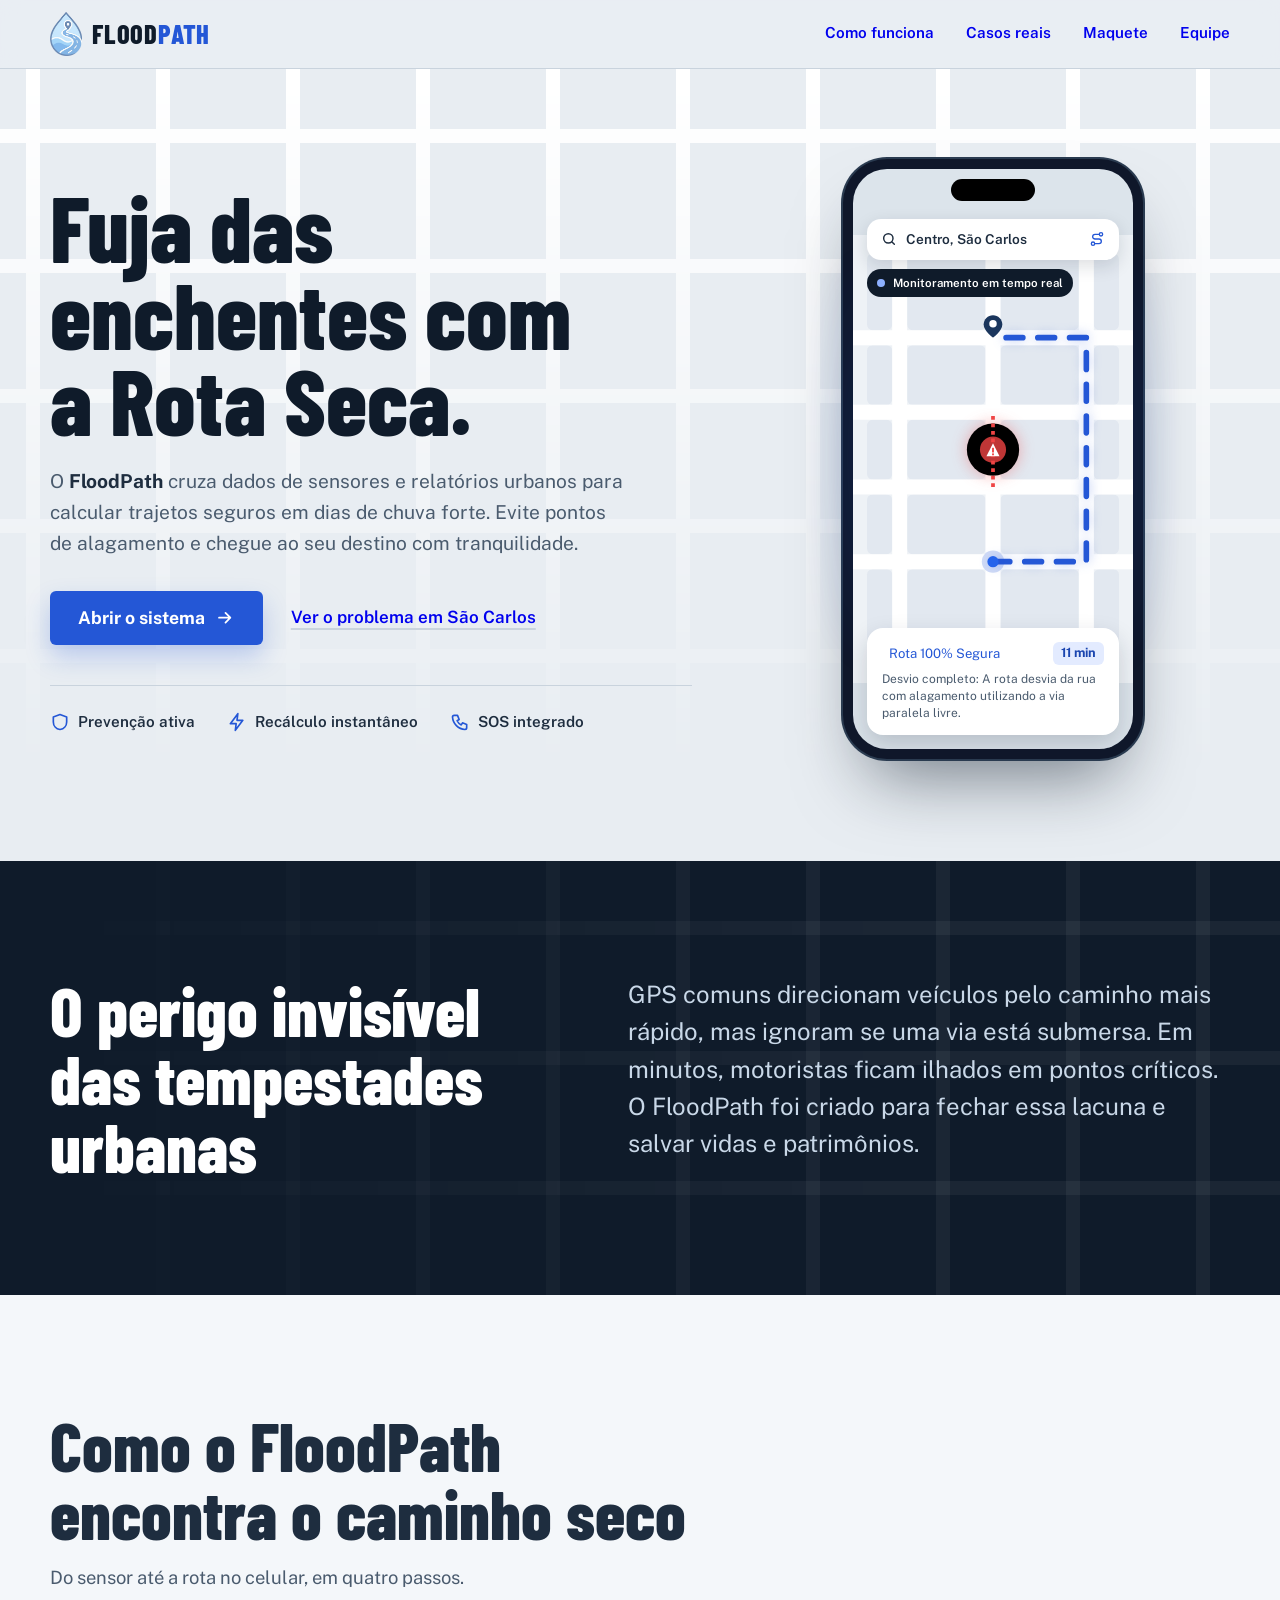
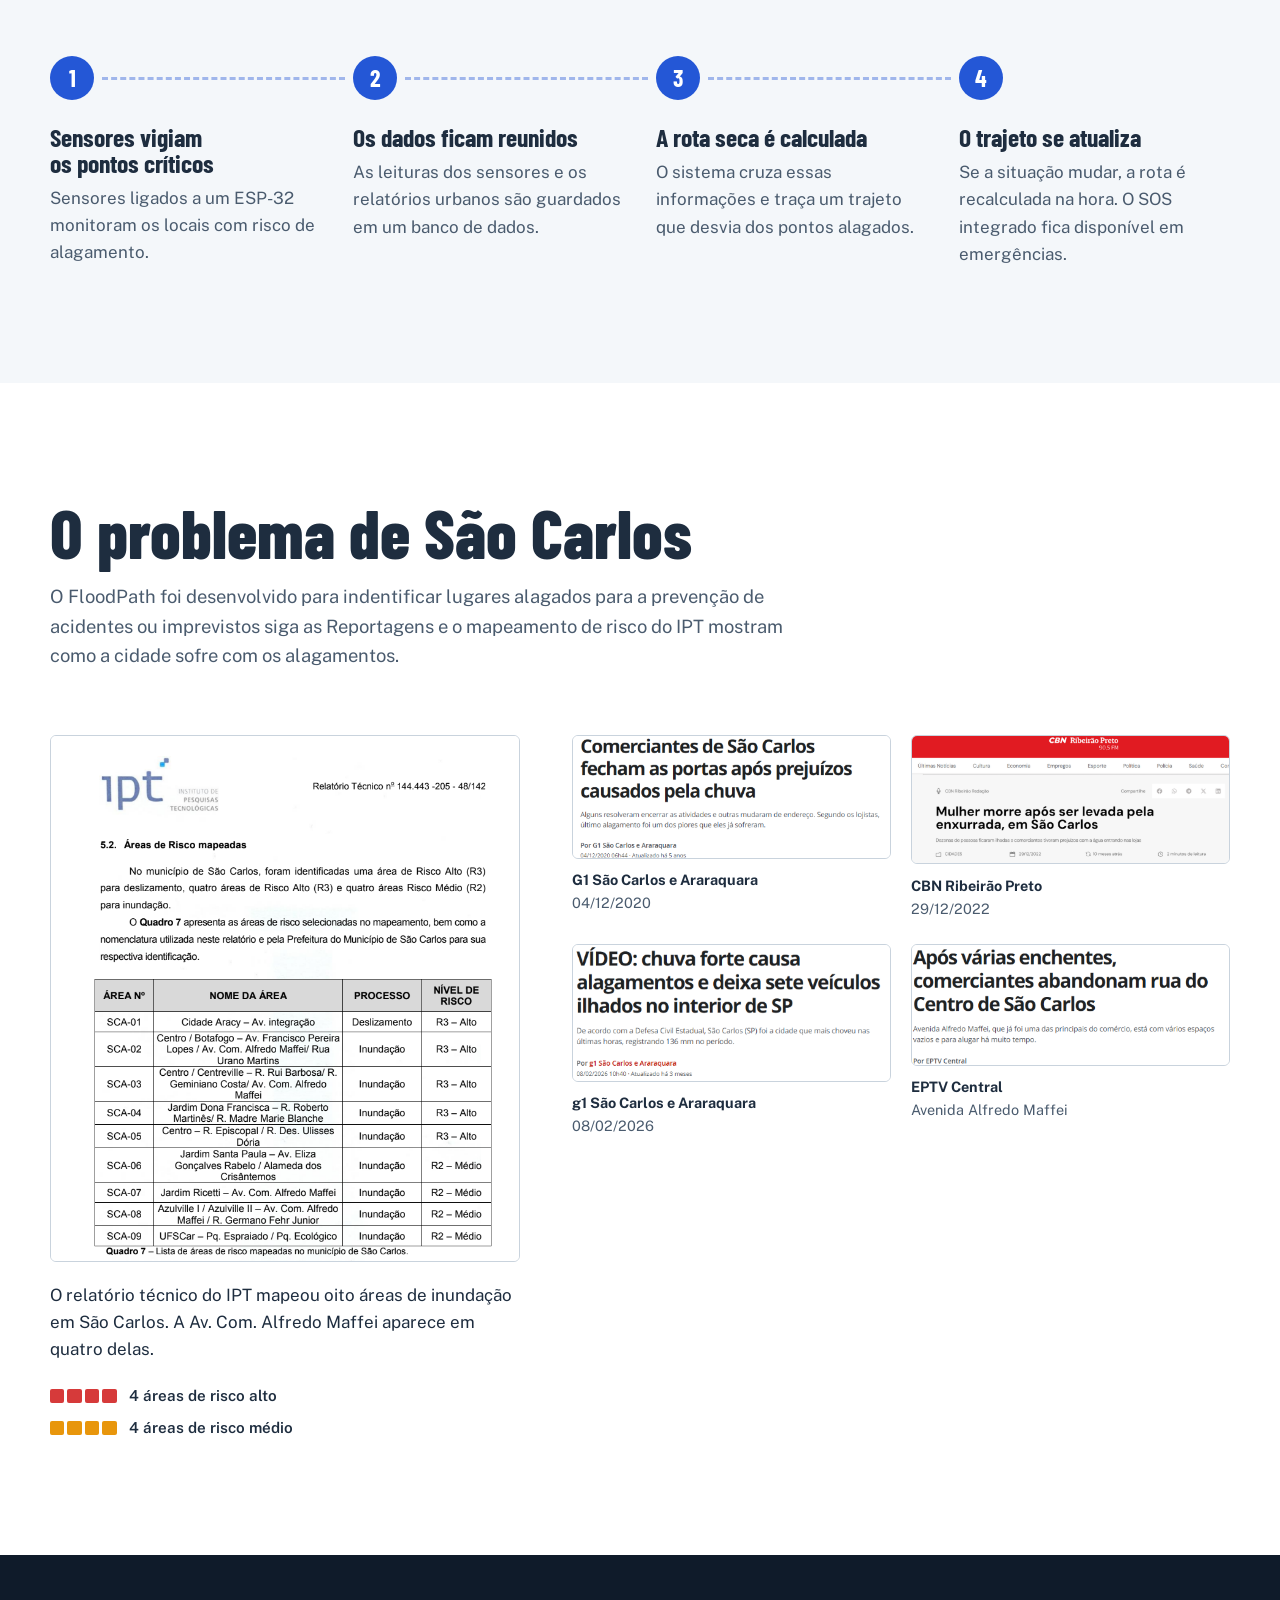
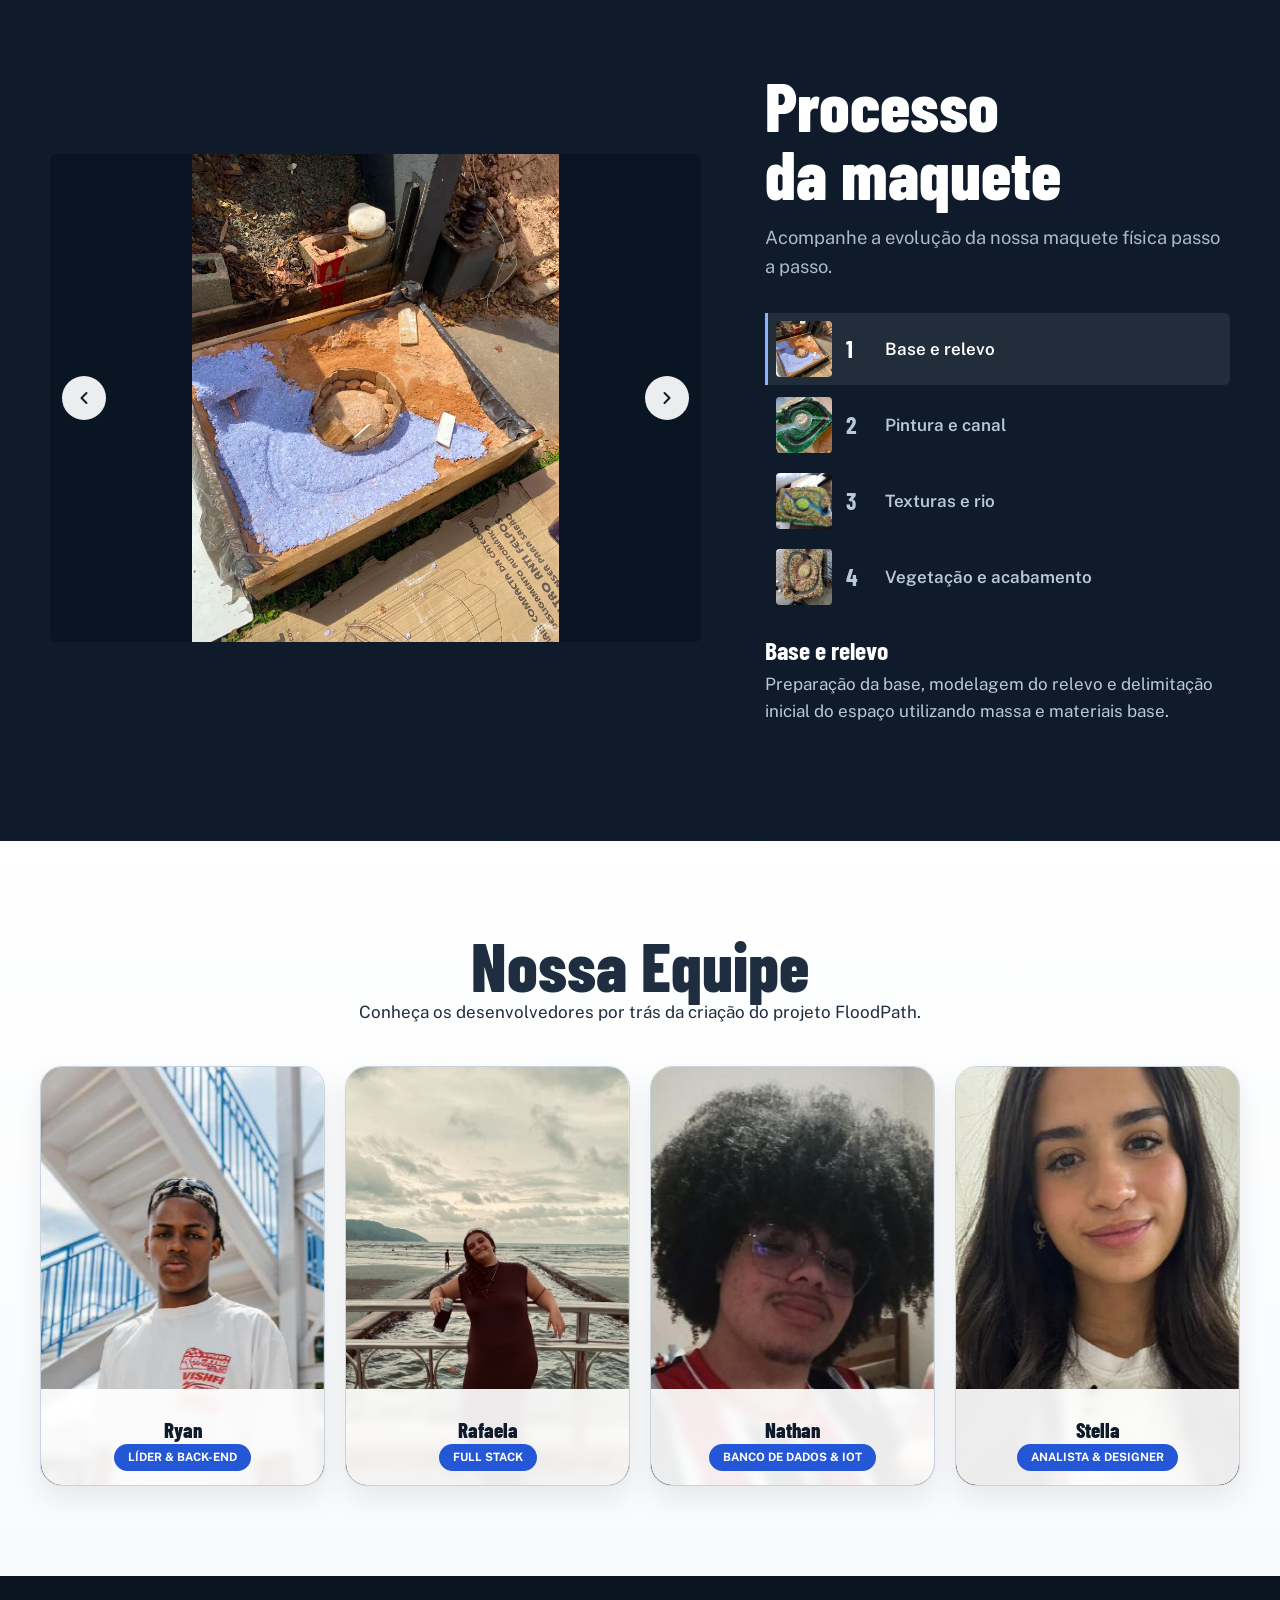
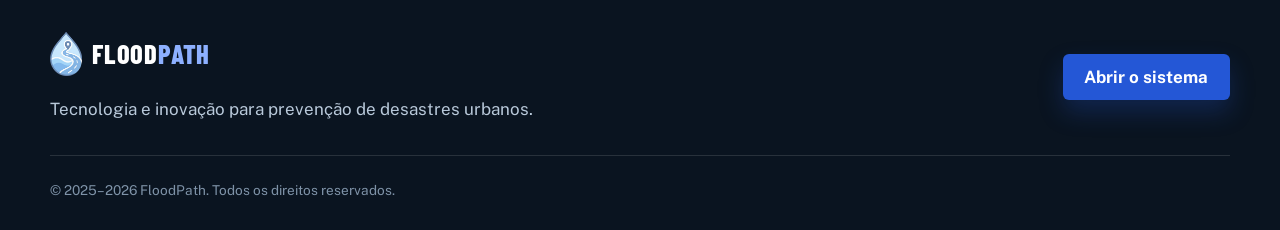
<file: LandingPage/index.html>
<!DOCTYPE html>
<html lang="pt-BR">

<head>
    <meta charset="UTF-8">
    <meta name="viewport" content="width=device-width, initial-scale=1.0">
    <title>FloodPath – Rota seca e segurança em tempo real</title>
    <meta name="description"
        content="O FloodPath cruza dados de sensores e relatórios urbanos para calcular trajetos seguros em dias de chuva forte.">
    <link rel="preconnect" href="https://fonts.googleapis.com">
    <link rel="preconnect" href="https://fonts.gstatic.com" crossorigin>
    <link
        href="https://fonts.googleapis.com/css2?family=Barlow+Condensed:wght@600;700;800&family=Public+Sans:wght@400;500;600;700&display=swap"
        rel="stylesheet">
    <link rel="icon" type="image/png" href="logo.png">
    <link rel="stylesheet" href="styleslanding.css">
</head>

<body>
    <a class="pular" href="#conteudo">Pular para o conteúdo</a>

    <header class="topo" id="topo">
        <div class="container topo-barra">
            <a class="marca" href="#topo" aria-label="FloodPath, início">
                <img class="marca-logo" src="logo.png" alt="" width="32" height="44">
                <span class="marca-nome">FLOOD<span>PATH</span></span>
            </a>
            <nav class="menu" aria-label="Principal">
                <a href="#como-funciona">Como funciona</a>
                <a href="#problema-sao-carlos">Casos reais</a>
                <a href="#processo-maquete">Maquete</a>
                <a href="#equipe">Equipe</a>
            </nav>
        </div>
    </header>

    <aside class="regua" aria-hidden="true">
        <div class="regua-trilho">
            <div class="regua-agua"></div>
        </div>
    </aside>

    <main id="conteudo">
        <section class="hero">
            <div class="container hero-grade">
                <div>
                    <h1>Fuja das enchentes com a Rota Seca.</h1>
                    <p class="hero-lead">O <strong>FloodPath</strong> cruza dados de sensores e relatórios urbanos para
                        calcular trajetos seguros em dias de chuva forte. Evite pontos de alagamento e chegue ao seu
                        destino com tranquilidade.</p>
                    <div class="hero-acoes">
                        <a class="btn btn-primario btn-grande link-sistema"
                            href="https://rafaela0011.github.io/FloodPathFinal/">Abrir o sistema
                            <svg viewBox="0 0 24 24" fill="none" stroke="currentColor" stroke-width="2.2"
                                stroke-linecap="round" stroke-linejoin="round" aria-hidden="true">
                                <path d="M5 12h14M13 6l6 6-6 6" />
                            </svg></a>
                        <a class="link-texto" href="#problema-sao-carlos">Ver o problema em São Carlos</a>
                    </div>
                    <ul class="hero-fatos">
                        <li><svg viewBox="0 0 24 24" fill="none" stroke="currentColor" stroke-width="2"
                                stroke-linecap="round" stroke-linejoin="round" aria-hidden="true">
                                <path d="M12 3l8 3v6c0 4.5-3.2 8.3-8 9-4.8-.7-8-4.5-8-9V6l8-3z" />
                            </svg>Prevenção ativa</li>
                        <li><svg viewBox="0 0 24 24" fill="none" stroke="currentColor" stroke-width="2"
                                stroke-linecap="round" stroke-linejoin="round" aria-hidden="true">
                                <path d="M13 2L4 14h7l-1 8 9-12h-7l1-8z" />
                            </svg>Recálculo instantâneo</li>
                        <li><svg viewBox="0 0 24 24" fill="none" stroke="currentColor" stroke-width="2"
                                stroke-linecap="round" stroke-linejoin="round" aria-hidden="true">
                                <path
                                    d="M5 4h4l2 5-2.5 1.5a11 11 0 005 5L15 13l5 2v4a2 2 0 01-2 2A16 16 0 013 6a2 2 0 012-2z" />
                            </svg>SOS integrado</li>
                    </ul>
                </div>

                <div class="hero-visual">
                    <div class="phone-frame">
                        <div class="dynamic-island"></div>
                        <div class="phone-screen">
                            <div class="app-search-bar">
                                <svg viewBox="0 0 24 24" fill="none" stroke="currentColor" stroke-width="2.2"
                                    stroke-linecap="round" aria-hidden="true">
                                    <circle cx="11" cy="11" r="7" />
                                    <path d="M20 20l-3.5-3.5" />
                                </svg>
                                <span>Centro, São Carlos</span>
                                <svg viewBox="0 0 24 24" fill="none" stroke="currentColor" stroke-width="2"
                                    stroke-linecap="round" stroke-linejoin="round" aria-hidden="true">
                                    <circle cx="6" cy="19" r="2.5" />
                                    <circle cx="18" cy="5" r="2.5" />
                                    <path d="M8.5 19H15a3.5 3.5 0 000-7H9a3.5 3.5 0 010-7h6.5" />
                                </svg>
                            </div>

                            <svg class="map-svg" viewBox="0 0 300 480" xmlns="http://www.w3.org/2000/svg">
                                <rect width="300" height="480" fill="#eef2f6" />
                                <rect x="15" y="20" width="27" height="82" rx="6" fill="#e2e8f0" />
                                <rect x="58" y="20" width="84" height="82" rx="6" fill="#e2e8f0" />
                                <rect x="158" y="20" width="84" height="82" rx="6" fill="#e2e8f0" />
                                <rect x="258" y="20" width="27" height="82" rx="6" fill="#e2e8f0" />

                                <rect x="15" y="118" width="27" height="64" rx="6" fill="#e2e8f0" />
                                <rect x="58" y="118" width="84" height="64" rx="6" fill="#e2e8f0" />
                                <rect x="158" y="118" width="84" height="64" rx="6" fill="#e2e8f0" />
                                <rect x="258" y="118" width="27" height="64" rx="6" fill="#e2e8f0" />

                                <rect x="15" y="198" width="27" height="64" rx="6" fill="#e2e8f0" />
                                <rect x="58" y="198" width="84" height="64" rx="6" fill="#e2e8f0" />
                                <rect x="158" y="198" width="84" height="64" rx="6" fill="#e2e8f0" />
                                <rect x="258" y="198" width="27" height="64" rx="6" fill="#e2e8f0" />

                                <rect x="15" y="278" width="27" height="64" rx="6" fill="#e2e8f0" />
                                <rect x="58" y="278" width="84" height="64" rx="6" fill="#e2e8f0" />
                                <rect x="158" y="278" width="84" height="64" rx="6" fill="#e2e8f0" />
                                <rect x="258" y="278" width="27" height="64" rx="6" fill="#e2e8f0" />

                                <rect x="15" y="358" width="27" height="122" rx="6" fill="#e2e8f0" />
                                <rect x="58" y="358" width="84" height="122" rx="6" fill="#e2e8f0" />
                                <rect x="158" y="358" width="84" height="122" rx="6" fill="#e2e8f0" />
                                <rect x="258" y="358" width="27" height="122" rx="6" fill="#e2e8f0" />

                                <path d="M 0,110 L 300,110" stroke="#ffffff" stroke-width="16" />
                                <path d="M 0,190 L 300,190" stroke="#ffffff" stroke-width="16" />
                                <path d="M 0,270 L 300,270" stroke="#ffffff" stroke-width="16" />
                                <path d="M 0,350 L 300,350" stroke="#ffffff" stroke-width="16" />

                                <path d="M 50,0 L 50,480" stroke="#ffffff" stroke-width="16" />
                                <path d="M 150,0 L 150,480" stroke="#ffffff" stroke-width="16" />
                                <path d="M 250,0 L 250,480" stroke="#ffffff" stroke-width="16" />

                                <circle cx="150" cy="230" r="28" class="flood-hazard-zone" />
                                <circle cx="150" cy="230" r="14" fill="#ef4444" opacity="0.8" />
                                <path d="M 150,270 L 150,190" stroke="#ef4444" stroke-width="4" stroke-dasharray="4,4" fill="none" />

                                <g transform="translate(143, 223)">
                                    <path d="M 7,0 L 14,14 L 0,14 Z" fill="#ffffff" />
                                    <rect x="6" y="5" width="2" height="5" fill="#ef4444" />
                                    <rect x="6" y="11" width="2" height="2" fill="#ef4444" />
                                </g>

                                <path class="route-line" d="M 150,350 L 250,350 L 250,110 L 150,110" fill="none" />
                                <circle cx="150" cy="350" r="12" class="marker-user-pulse" />
                                <circle cx="150" cy="350" r="6" fill="#2563eb" />

                                <g transform="translate(140, 86)">
                                    <path d="M 10,0 C 4.5,0 0,4.5 0,10 C 0,17 10,24 10,24 C 10,24 20,17 20,10 C 20,4.5 15.5,0 10,0 Z" fill="#1b365d" />
                                    <circle cx="10" cy="9" r="4" fill="#ffffff" />
                                </g>
                            </svg>

                            <p class="celular-vivo"><span class="ponto-vivo"></span>Monitoramento em tempo real</p>

                            <div class="app-bottom-card">
                                <div class="card-status-header">
                                    <span class="tag-secunda"><i class="fa-solid fa-shield-check"></i> Rota 100% Segura</span>
                                    <span class="time-tag">11 min</span>
                                </div>
                                <p>Desvio completo: A rota desvia da rua com alagamento utilizando a via paralela livre.</p>
                            </div>
                        </div>
                    </div>
                </div>
            </div>
        </section>

        <section class="secao escuro problema" id="solucao">
            <div class="container problema-grade">
                <h2>O perigo invisível das tempestades urbanas</h2>
                <p class="problema-texto">GPS comuns direcionam veículos pelo caminho mais rápido, mas ignoram se uma
                    via está submersa. Em minutos, motoristas ficam ilhados em pontos críticos. O FloodPath foi criado
                    para fechar essa lacuna e salvar vidas e patrimônios.</p>
            </div>
        </section>

        <section class="secao" id="como-funciona">
            <div class="container">
                <header class="secao-cabeca">
                    <h2>Como o FloodPath encontra o caminho seco</h2>
                    <p>Do sensor até a rota no celular, em quatro passos.</p>
                </header>
                <ol class="passos">
                    <li class="passo"><span class="passo-num" aria-hidden="true">1</span>
                        <h3>Sensores vigiam os pontos críticos</h3>
                        <p>Sensores ligados a um ESP-32 monitoram os locais com risco de alagamento.</p>
                    </li>
                    <li class="passo"><span class="passo-num" aria-hidden="true">2</span>
                        <h3>Os dados ficam reunidos</h3>
                        <p>As leituras dos sensores e os relatórios urbanos são guardados em um banco de dados.</p>
                    </li>
                    <li class="passo"><span class="passo-num" aria-hidden="true">3</span>
                        <h3>A rota seca é calculada</h3>
                        <p>O sistema cruza essas informações e traça um trajeto que desvia dos pontos alagados.</p>
                    </li>
                    <li class="passo"><span class="passo-num" aria-hidden="true">4</span>
                        <h3>O trajeto se atualiza</h3>
                        <p>Se a situação mudar, a rota é recalculada na hora. O SOS integrado fica disponível em
                            emergências.</p>
                    </li>
                </ol>
            </div>
        </section>

        <section class="secao papel" id="problema-sao-carlos">
            <div class="container">
                <header class="secao-cabeca">
                    <h2>O problema de São Carlos</h2>
                    <p>O FloodPath foi desenvolvido para indentificar lugares alagados para a prevenção de acidentes ou imprevistos 
                        siga as Reportagens e o mapeamento de risco do IPT mostram como a cidade sofre com os alagamentos.</p>
                </header>
                <div class="casos-grade">
                    <figure class="relatorio">
                        <button class="ampliar" type="button" aria-label="Ampliar o relatório do IPT"><img
                                src="1ptareas.png"
                                alt="Quadro 7 do relatório técnico do IPT, com a lista de áreas de risco mapeadas em São Carlos"
                                loading="lazy"></button>
                        <figcaption>
                            <p>O relatório técnico do IPT mapeou oito áreas de inundação em São Carlos. A Av. Com.
                                Alfredo Maffei aparece em quatro delas.</p>
                            <ul class="legenda-risco">
                                <li><span class="pips" aria-hidden="true"><i></i><i></i><i></i><i></i></span>4 áreas de
                                    risco alto</li>
                                <li><span class="pips medio" aria-hidden="true"><i></i><i></i><i></i><i></i></span>4
                                    áreas de risco médio</li>
                            </ul>
                        </figcaption>
                    </figure>
                    <ul class="recortes">
                        <li>
                            <figure><button class="ampliar" type="button" aria-label="Ampliar a reportagem"><img
                                        src="casosreais2.png"
                                        alt="Manchete: Comerciantes de São Carlos fecham as portas após prejuízos causados pela chuva"
                                        loading="lazy"></button>
                                <figcaption><span class="fonte">G1 São Carlos e Araraquara</span>04/12/2020</figcaption>
                            </figure>
                        </li>
                        <li>
                            <figure><button class="ampliar" type="button" aria-label="Ampliar a reportagem"><img
                                        src="casosreais3.png"
                                        alt="Manchete: Mulher morre após ser levada pela enxurrada, em São Carlos"
                                        loading="lazy"></button>
                                <figcaption><span class="fonte">CBN Ribeirão Preto</span>29/12/2022</figcaption>
                            </figure>
                        </li>
                        <li>
                            <figure><button class="ampliar" type="button" aria-label="Ampliar a reportagem"><img
                                        src="casosreais4.png"
                                        alt="Manchete: chuva forte causa alagamentos e deixa sete veículos ilhados no interior de SP"
                                        loading="lazy"></button>
                                <figcaption><span class="fonte">g1 São Carlos e Araraquara</span>08/02/2026</figcaption>
                            </figure>
                        </li>
                        <li>
                            <figure><button class="ampliar" type="button" aria-label="Ampliar a reportagem"><img
                                        src="casosreais1.png"
                                        alt="Manchete: Após várias enchentes, comerciantes abandonam rua do Centro de São Carlos"
                                        loading="lazy"></button>
                                <figcaption><span class="fonte">EPTV Central</span>Avenida Alfredo Maffei</figcaption>
                            </figure>
                        </li>
                    </ul>
                </div>
            </div>
        </section>

        <section class="secao escuro" id="processo-maquete">
            <div class="container maquete-grade">
                <div class="maquete-palco">
                    <button class="ampliar" type="button" aria-label="Ampliar a imagem da etapa"><img id="maquete-img"
                            src="inicio.webp"
                            alt="Início da maquete: base de madeira com terra, massa azul modelando o relevo e uma ilha circular ao centro"></button>
                    <button class="seta seta-esq" type="button" aria-label="Etapa anterior"><svg viewBox="0 0 24 24"
                            width="20" height="20" fill="none" stroke="currentColor" stroke-width="2.4"
                            stroke-linecap="round" stroke-linejoin="round" aria-hidden="true">
                            <path d="M15 6l-6 6 6 6" />
                        </svg></button>
                    <button class="seta seta-dir" type="button" aria-label="Próxima etapa"><svg viewBox="0 0 24 24"
                            width="20" height="20" fill="none" stroke="currentColor" stroke-width="2.4"
                            stroke-linecap="round" stroke-linejoin="round" aria-hidden="true">
                            <path d="M9 6l6 6-6 6" />
                        </svg></button>
                </div>
                <div>
                    <h2>Processo da maquete</h2>
                    <p class="maquete-lead">Acompanhe a evolução da nossa maquete física passo a passo.</p>
                    <ol class="etapas">
                        <li><button class="etapa" type="button" aria-current="true"><img src="inicio.webp" alt=""
                                    width="56" height="56"><span class="etapa-num">1</span><span>Base e
                                    relevo</span></button></li>
                        <li><button class="etapa" type="button" aria-current="false"><img src="meio.webp" alt=""
                                    width="56" height="56"><span class="etapa-num">2</span><span>Pintura e
                                    canal</span></button></li>
                        <li><button class="etapa" type="button" aria-current="false"><img src="meio2.webp" alt=""
                                    width="56" height="56"><span class="etapa-num">3</span><span>Texturas e
                                    rio</span></button></li>
                        <li><button class="etapa" type="button" aria-current="false"><img src="fim.webp" alt=""
                                    width="56" height="56"><span class="etapa-num">4</span><span>Vegetação e
                                    acabamento</span></button></li>
                    </ol>
                    <div class="etapa-detalhe" aria-live="polite">
                        <h3 id="maquete-title">Base e relevo</h3>
                        <p id="maquete-description">Preparação da base, modelagem do relevo e delimitação inicial do
                            espaço utilizando massa e materiais base.</p>
                    </div>
                </div>
            </div>
        </section>

        <section class="team-section" id="equipe">
            <div class="section-container">
                <div class="section-title">
                    <h2>Nossa Equipe</h2>
                    <p>Conheça os desenvolvedores por trás da criação do projeto FloodPath.</p>
                </div>

                <div class="team-row">
                    <div class="team-card">
                        <div class="team-photo">
                            <img src="ryan.jpg" alt="Foto do Ryan" loading="lazy">
                        </div>
                        <div class="team-info">
                            <h3>Ryan</h3>
                            <span class="team-role">Líder &amp; Back-end</span>
                            <p>Responsável pelo desenvolvimento back-end, programação dos sensores e montagem do hardware
                                integrado ao ESP-32.</p>
                            <div class="team-links">
                                <a href="https://github.com/ryanhsilva10-star" target="_blank" rel="noopener noreferrer" aria-label="GitHub do Ryan">GitHub</a>
                                <a href="https://www.linkedin.com/" target="_blank" rel="noopener noreferrer" aria-label="LinkedIn do Ryan">LinkedIn</a>
                            </div>
                        </div>
                    </div>

                    <div class="team-card">
                        <div class="team-photo">
                            <img src="rafa.webp" alt="Foto da Rafaela" loading="lazy">
                        </div>
                        <div class="team-info">
                            <h3>Rafaela</h3>
                            <span class="team-role">Full Stack</span>
                            <p>Desenvolveu o front-end da aplicação e prestou suporte técnico geral e auxílio integrado a
                                todas as frentes do projeto.</p>
                            <div class="team-links">
                                <a href="https://github.com/Rafaela0011" target="_blank" rel="noopener noreferrer" aria-label="GitHub da Rafaela">GitHub</a>
                                <a href="https://www.linkedin.com/" target="_blank" rel="noopener noreferrer" aria-label="LinkedIn da Rafaela">LinkedIn</a>
                            </div>
                        </div>
                    </div>

                    <div class="team-card">
                        <div class="team-photo">
                            <img src="nathan.jpg" alt="Foto do Nathan" loading="lazy">
                        </div>
                        <div class="team-info">
                            <h3>Nathan</h3>
                            <span class="team-role">Banco de Dados &amp; IoT</span>
                            <p>Estruturou a arquitetura do banco de dados e colaborou diretamente na programação IoT e
                                integração dos sensores com o ESP-32.</p>
                            <div class="team-links">
                                <a href="https://github.com/Kapooll" target="_blank" rel="noopener noreferrer" aria-label="GitHub do Nathan">GitHub</a>
                                <a href="https://www.linkedin.com/" target="_blank" rel="noopener noreferrer" aria-label="LinkedIn do Nathan">LinkedIn</a>
                            </div>
                        </div>
                    </div>

                    <div class="team-card">
                        <div class="team-photo">
                            <img src="stella.jpg" alt="Foto da Stella" loading="lazy">
                        </div>
                        <div class="team-info">
                            <h3>Stella</h3>
                            <span class="team-role">Analista &amp; Designer</span>
                            <p>Conduziu a análise de requisitos, elaborou a identidade visual (UX/UI) do sistema e auxiliou
                                na construção da maquete física.</p>
                            <div class="team-links">
                                <a href="https://github.com/stellaribeiro" target="_blank" rel="noopener noreferrer" aria-label="GitHub da Stella">GitHub</a>
                                <a href="https://www.linkedin.com/" target="_blank" rel="noopener noreferrer" aria-label="LinkedIn da Stella">LinkedIn</a>
                            </div>
                        </div>
                    </div>
                </div>
            </div>
        </section>
    </main>

    <footer class="rodape escuro">
        <div class="container">
            <div class="rodape-topo">
                <div>
                    <span class="marca"><img class="marca-logo" src="logo.png" alt="" width="32" height="44"><span
                            class="marca-nome">FLOOD<span>PATH</span></span></span>
                    <p>Tecnologia e inovação para prevenção de desastres urbanos.</p>
                </div>
                <a class="btn btn-primario link-sistema"
                    href="https://rafaela0011.github.io/FloodPathFinal/">Abrir o sistema</a>
            </div>
            <small>© 2025–2026 FloodPath. Todos os direitos reservados.</small>
        </div>
    </footer>

    <dialog class="modal" id="modal-imagem">
        <button class="modal-fechar" type="button" aria-label="Fechar imagem">×</button>
        <img id="modal-img" alt="">
    </dialog>

    <script src="scriptlanding.js"></script>
</body>

</html>
</file>
<file: LandingPage/styleslanding.css>
:root {
    --asfalto: #0F1B2A;
    --mapa: #E8EDF2;
    --claro: #F4F7FA;
    --rota: #2457D6;
    --rota-esc: #1B46B0;
    --rota-clara: #8DB0FF;
    --agua: #A9D2F5;
    --risco-alto: #D63A3A;
    --risco-medio: #E8960C;
    --texto: #1E2D3F;
    --suave: #4A5B6E;
    --linha: #C9D3DD;
    --nivel: 0;
    --titulo: 'Barlow Condensed', 'Arial Narrow', sans-serif;
    --corpo: 'Public Sans', system-ui, -apple-system, 'Segoe UI', sans-serif;
    --raio: 6px
}

*,
*::before,
*::after {
    box-sizing: border-box
}

html {
    scroll-behavior: smooth;
    scroll-padding-top: 5.5rem;
    scrollbar-width: none;
    -ms-overflow-style: none;
}

html::-webkit-scrollbar {
    width: 0;
    height: 0;
    display: none;
}

body {
    margin: 0;
    font: 400 1.0625rem/1.6 var(--corpo);
    color: var(--texto);
    background: var(--claro)
}

img,
svg {
    display: block;
    max-width: 100%
}

h1,
h2,
h3,
p,
ul,
ol,
figure {
    margin: 0
}

ul,
ol {
    padding: 0;
    list-style: none
}

h1,
h2,
h3 {
    font-family: var(--titulo);
    font-weight: 800;
    line-height: 1;
    text-wrap: balance
}

h2 {
    font-size: clamp(2.5rem, 5.4vw, 4.25rem)
}

h3 {
    font-size: 1.6rem;
    font-weight: 700
}

button {
    font: inherit;
    color: inherit
}

:focus-visible {
    outline: 3px solid var(--rota);
    outline-offset: 3px
}

.escuro :focus-visible {
    outline-color: var(--rota-clara)
}

.pular {
    position: absolute;
    left: 1rem;
    top: -4rem;
    z-index: 99;
    padding: .6rem 1rem;
    background: #fff;
    border-radius: var(--raio)
}

.pular:focus {
    top: 1rem
}

.container {
    width: min(1180px, 100% - 2.5rem);
    margin-inline: auto
}

/* Topo */
.topo {
    position: sticky;
    top: 0;
    z-index: 50;
    background: rgba(232, 237, 242, .9);
    backdrop-filter: blur(10px);
    border-bottom: 1px solid var(--linha)
}

.topo-barra {
    display: flex;
    align-items: center;
    justify-content: space-between;
    gap: 1.5rem;
    min-height: 4.25rem
}

.marca {
    display: inline-flex;
    align-items: center;
    gap: .6rem;
    text-decoration: none
}

.marca-logo {
    height: 2.75rem;
    width: auto
}

.marca-nome {
    font-family: var(--titulo);
    font-weight: 800;
    font-size: 1.65rem;
    letter-spacing: .03em;
    line-height: 1;
    color: var(--asfalto)
}

.marca-nome span {
    color: var(--rota)
}

.menu {
    display: flex;
    align-items: center;
    gap: 2rem
}

.menu a:not(.btn) {
    text-decoration: none;
    font-weight: 600;
    font-size: .95rem;
    padding-block: .35rem;
    border-bottom: 2px solid transparent
}

.menu a:not(.btn):hover {
    border-bottom-color: var(--rota)
}

/* Botões */
.btn {
    display: inline-flex;
    align-items: center;
    justify-content: center;
    gap: .65rem;
    padding: .8rem 1.35rem;
    border-radius: var(--raio);
    font-weight: 700;
    line-height: 1.2;
    text-decoration: none;
    transition: background-color .22s, transform .22s, box-shadow .22s, filter .22s;
    position: relative;
    overflow: hidden;
}

.btn svg {
    width: 1.1em;
    height: 1.1em
}

.btn-primario {
    background: var(--rota);
    color: #fff;
    box-shadow: 0 12px 24px rgba(36, 87, 214, .25);
    animation: ctaPulse 3.2s ease-in-out infinite;
}

.btn-primario:hover {
    background: var(--rota-esc);
    box-shadow: 0 17px 30px rgba(36, 87, 214, .35);
    filter: brightness(1.05);
    transform: translateY(-2px);
}

.btn-primario:active {
    transform: translateY(1px)
}

.btn-compacto {
    padding: .6rem 1rem;
    font-size: .95rem
}

.btn-grande {
    padding: 1.05rem 1.75rem;
    font-size: 1.1rem
}

.link-texto {
    font-weight: 600;
    text-decoration: underline;
    text-decoration-thickness: 2px;
    text-underline-offset: .3em;
    text-decoration-color: var(--linha)
}

.link-texto:hover {
    text-decoration-color: var(--rota)
}

/* Régua de nível: a página "enche" conforme a leitura */
.regua {
    display: none;
    position: fixed;
    right: 14px;
    top: 50%;
    transform: translateY(-50%);
    z-index: 40;
    width: 26px;
    height: min(52vh, 420px);
    padding: 10px 8px;
    border-radius: 999px;
    background: rgba(255, 255, 255, .93);
    border: 1px solid var(--linha);
    pointer-events: none
}

.regua-trilho {
    position: relative;
    height: 100%;
    overflow: hidden;
    border-radius: 999px;
    background: var(--mapa)
}

.regua-trilho::after {
    content: "";
    position: absolute;
    inset: 0;
    background: linear-gradient(0deg, rgba(15, 27, 42, .4) 1px, transparent 1px) 0 0/100% 10%
}

.regua-agua {
    position: absolute;
    inset: auto 0 0;
    height: calc(var(--nivel) * 100%);
    background: var(--agua);
    border-top: 2px solid var(--rota)
}

@media (min-width:1360px) {
    .regua {
        display: block
    }
}

/* Hero */
.hero {
    position: relative;
    isolation: isolate;
    overflow: hidden;
    background: var(--mapa);
    padding-block: clamp(3rem, 7vw, 6rem) clamp(4rem, 8vw, 7rem)
}

.hero::before {
    content: "";
    position: absolute;
    inset: 0;
    z-index: -1;
    background: linear-gradient(90deg, transparent calc(100% - 14px), #fff 0) 40px 0/130px 130px, linear-gradient(0deg, transparent calc(100% - 14px), #fff 0) 0 60px/130px 130px;
    -webkit-mask-image: linear-gradient(180deg, #000, transparent 90%);
    mask-image: linear-gradient(180deg, #000, transparent 90%)
}

.hero-grade {
    display: grid;
    grid-template-columns: minmax(0, 1.15fr) minmax(0, .85fr);
    gap: clamp(2rem, 5vw, 5rem);
    align-items: center
}

.hero h1 {
    font-size: clamp(3rem, 7.2vw, 6rem);
    line-height: .94;
    color: var(--asfalto);
    animation: headlineReveal 0.9s cubic-bezier(.22,1,.36,1) both;
}

.hero-lead {
    max-width: 48ch;
    margin: 1.5rem 0 2rem;
    font-size: 1.2rem;
    color: var(--suave);
    animation: fadeUp 1s ease-out 0.15s both;
}

.hero-lead strong {
    color: var(--texto)
}

.hero-acoes {
    display: flex;
    flex-wrap: wrap;
    align-items: center;
    gap: 1rem 1.75rem;
    animation: fadeUp 1s ease-out 0.25s both;
}

.hero-fatos {
    display: flex;
    flex-wrap: wrap;
    gap: .75rem 2rem;
    margin-top: 2.5rem;
    padding-top: 1.5rem;
    border-top: 1px solid var(--linha)
}

.hero-fatos li {
    animation: fadeUp 0.8s ease-out both;
}

.hero-fatos li:nth-child(2) {
    animation-delay: 0.1s;
}

.hero-fatos li:nth-child(3) {
    animation-delay: 0.2s;
}

.hero-fatos li {
    display: flex;
    align-items: center;
    gap: .5rem;
    font-weight: 600;
    font-size: .95rem
}

.hero-fatos svg {
    width: 1.25rem;
    height: 1.25rem;
    color: var(--rota)
}

/* Celular com a demonstração da rota */
.hero-visual {
    display: flex;
    justify-content: center;
    perspective: 1200px;
    animation: heroFloat 7s ease-in-out infinite alternate;
}

.phone-frame,
.celular {
    position: relative;
    width: min(300px, 78vw);
    aspect-ratio: 1/2;
    padding: 10px;
    border-radius: 44px;
    background: #0f172a;
    box-shadow: 0 0 0 2px #2A3B50, 0 40px 70px -25px rgba(15, 27, 42, .55);
    transform-style: preserve-3d;
    transition: transform 0.55s cubic-bezier(0.22, 1, 0.36, 1), box-shadow 0.45s ease;
    will-change: transform
}

.phone-frame::after,
.celular::after {
    content: "";
    position: absolute;
    inset: -10px;
    border-radius: 50px;
    background: radial-gradient(circle, rgba(36, 87, 214, 0.28), transparent 72%);
    filter: blur(18px);
    z-index: -1;
    opacity: .9;
    animation: haloPulse 5s ease-in-out infinite alternate;
}

.dynamic-island,
.celular-ilha {
    position: absolute;
    top: 20px;
    left: 50%;
    transform: translateX(-50%);
    z-index: 5;
    width: 84px;
    height: 22px;
    border-radius: 12px;
    background: #000
}

.phone-screen,
.celular-tela {
    position: relative;
    width: 100%;
    height: 100%;
    overflow: hidden;
    border-radius: 34px;
    background: #DCE4EB;
    animation: screenFloat 6s ease-in-out infinite alternate;
}

.mapa-svg,
.map-svg {
    width: 100%;
    height: 100%
}

.app-search-bar,
.celular-busca {
    position: absolute;
    top: 50px;
    left: 14px;
    right: 14px;
    z-index: 3;
    display: flex;
    align-items: center;
    gap: .6rem;
    padding: .6rem .85rem;
    border-radius: 14px;
    background: #fff;
    box-shadow: 0 6px 18px rgba(15, 27, 42, .14);
    font-size: .85rem;
    font-weight: 600
}

.app-search-bar svg,
.celular-busca svg {
    flex: none;
    width: 1rem;
    height: 1rem
}

.app-search-bar svg:last-child,
.celular-busca svg:last-child {
    margin-left: auto;
    color: var(--rota)
}

.celular-vivo {
    position: absolute;
    top: 100px;
    left: 14px;
    z-index: 3;
    display: inline-flex;
    align-items: center;
    gap: .45rem;
    padding: .3rem .65rem;
    border-radius: 999px;
    background: var(--asfalto);
    color: #fff;
    font-size: .72rem;
    font-weight: 600
}

.ponto-vivo {
    width: .5rem;
    height: .5rem;
    border-radius: 50%;
    background: var(--rota-clara);
    animation: vivo 1.8s ease-out infinite
}

.app-bottom-card,
.celular-cartao {
    position: absolute;
    left: 14px;
    right: 14px;
    bottom: 14px;
    z-index: 3;
    padding: .85rem .95rem;
    border-radius: 16px;
    background: #fff;
    box-shadow: 0 10px 24px rgba(15, 27, 42, .18)
}

.card-status-header,
.celular-cartao-topo {
    display: flex;
    justify-content: space-between;
    align-items: center;
    margin-bottom: .35rem
}

.tag-secunda,
.selo-seguro {
    display: inline-flex;
    align-items: center;
    gap: .4rem;
    color: var(--rota);
    font-size: .82rem
}

.tag-secunda svg,
.selo-seguro svg {
    width: 1rem;
    height: 1rem
}

.time-tag,
.tempo {
    padding: .1rem .5rem;
    border-radius: 6px;
    background: #E3EBFF;
    color: var(--rota-esc);
    font-size: .8rem;
    font-weight: 700
}

.app-bottom-card p,
.celular-cartao p {
    font-size: .75rem;
    line-height: 1.4;
    color: var(--suave)
}

.alagamento-pulso,
.usuario-pulso {
    transform-box: fill-box;
    transform-origin: center
}

.alagamento-pulso {
    animation: alagar 2.4s ease-in-out infinite
}

.usuario-pulso {
    animation: usuario 1.8s ease-out infinite
}

.flood-hazard-zone {
    animation: hazardPulse 2.8s ease-in-out infinite;
    transform-origin: center;
    filter: drop-shadow(0 0 8px rgba(239, 68, 68, 0.4));
}

.marker-user-pulse {
    animation: markerPulse 1.8s ease-out infinite;
    transform-origin: center;
    fill: rgba(36, 87, 214, 0.22);
}

.route-line {
    fill: none;
    stroke: var(--rota);
    stroke-width: 6;
    stroke-linecap: round;
    stroke-linejoin: round;
    stroke-dasharray: 18 16;
    stroke-dashoffset: 0;
    opacity: 1;
    filter: drop-shadow(0 0 6px rgba(36, 87, 214, 0.35));
    animation: drawRoute 2.8s linear infinite, routeGlow 2.8s ease-in-out infinite;
}

@keyframes alagar {

    0%,
    100% {
        transform: scale(.8);
        opacity: .35
    }

    50% {
        transform: scale(1.1);
        opacity: .12
    }
}

@keyframes usuario {
    0% {
        transform: scale(.8);
        opacity: .5
    }

    100% {
        transform: scale(2.4);
        opacity: 0
    }
}

@keyframes heroFloat {
    0% {
        transform: translateY(-8px);
    }

    100% {
        transform: translateY(10px);
    }
}

@keyframes screenFloat {
    0% {
        transform: translateY(0px);
    }

    100% {
        transform: translateY(-6px);
    }
}

@keyframes haloPulse {
    0% {
        opacity: 0.45;
        transform: scale(0.98);
    }

    100% {
        opacity: 0.9;
        transform: scale(1.04);
    }
}

@keyframes hazardPulse {
    0%,
    100% {
        transform: scale(0.98);
        opacity: .75;
    }

    50% {
        transform: scale(1.08);
        opacity: 1;
    }
}

@keyframes markerPulse {
    0% {
        transform: scale(0.9);
        opacity: 0.6;
    }

    100% {
        transform: scale(1.7);
        opacity: 0;
    }
}

@keyframes routeGlow {
    0%,
    100% {
        opacity: .8;
    }

    50% {
        opacity: 1;
    }
}

@keyframes fadeUp {
    0% {
        opacity: 0;
        transform: translateY(16px);
    }

    100% {
        opacity: 1;
        transform: translateY(0);
    }
}

@keyframes headlineReveal {
    0% {
        opacity: 0;
        transform: translateY(20px) scale(0.98);
    }

    100% {
        opacity: 1;
        transform: translateY(0) scale(1);
    }
}

@keyframes cardReveal {
    0% {
        opacity: 0;
        transform: translateY(24px);
    }

    100% {
        opacity: 1;
        transform: translateY(0);
    }
}

@keyframes ctaPulse {
    0%,
    100% {
        box-shadow: 0 12px 24px rgba(36, 87, 214, .25);
    }

    50% {
        box-shadow: 0 14px 28px rgba(36, 87, 214, .38);
    }
}

@keyframes overlayRise {
    0% {
        clip-path: inset(100% 0 0 0 round 22px);
        opacity: 0.2;
    }

    100% {
        clip-path: inset(0 0 0 0 round 22px);
        opacity: 1;
    }
}

@keyframes infoContentRise {
    0% {
        opacity: 0;
        transform: translateY(34px) scale(0.98);
    }

    55% {
        opacity: 1;
    }

    100% {
        opacity: 1;
        transform: translateY(0) scale(1);
    }
}

@keyframes drawRoute {
    0% {
        stroke-dashoffset: 0;
        opacity: 1;
    }

    50% {
        stroke-dashoffset: -120;
        opacity: 1;
    }

    100% {
        stroke-dashoffset: -240;
        opacity: 1;
    }
}

@keyframes vivo {
    0% {
        box-shadow: 0 0 0 0 rgba(141, 176, 255, .7)
    }

    100% {
        box-shadow: 0 0 0 8px rgba(141, 176, 255, 0)
    }
}

/* Seções */
.secao {
    padding-block: clamp(4rem, 9vw, 7.5rem)
}

.papel {
    background: #fff
}

.mapa {
    background: var(--mapa)
}

.escuro {
    background: var(--asfalto);
    color: #DCE6F0
}

.escuro h2,
.escuro h3 {
    color: #fff
}

.secao-cabeca {
    max-width: 46rem;
    margin-bottom: clamp(2.5rem, 5vw, 4rem)
}

.secao-cabeca p {
    margin-top: 1rem;
    font-size: 1.15rem;
    color: var(--suave)
}

.problema {
    position: relative;
    isolation: isolate;
    overflow: hidden
}

.problema::before {
    content: "";
    position: absolute;
    inset: 0;
    z-index: -1;
    background: linear-gradient(90deg, transparent calc(100% - 14px), rgba(255, 255, 255, .05) 0) 40px 0/130px 130px, linear-gradient(0deg, transparent calc(100% - 14px), rgba(255, 255, 255, .05) 0) 0 60px/130px 130px;
    -webkit-mask-image: linear-gradient(90deg, transparent, #000 70%);
    mask-image: linear-gradient(90deg, transparent, #000 70%)
}

.problema-grade {
    display: grid;
    grid-template-columns: minmax(0, 5fr) minmax(0, 6fr);
    gap: clamp(2rem, 6vw, 6rem);
    align-items: start
}

.problema-texto {
    max-width: 34em;
    font-size: clamp(1.2rem, 2vw, 1.5rem);
    line-height: 1.55;
    color: #C9D8E8
}

/* Como funciona: o trajeto tracejado liga os passos */
.passos {
    display: grid;
    grid-template-columns: repeat(4, minmax(0, 1fr));
    gap: 2rem
}

.passo {
    position: relative;
    padding-top: 4.25rem
}

.passo-num {
    position: absolute;
    top: 0;
    left: 0;
    z-index: 1;
    display: grid;
    place-items: center;
    width: 2.75rem;
    height: 2.75rem;
    border-radius: 50%;
    background: var(--rota);
    color: #fff;
    font: 700 1.5rem var(--titulo)
}

.passo::before {
    content: "";
    position: absolute;
    top: 1.3rem;
    left: 3.25rem;
    right: -1.5rem;
    border-top: 3px dashed var(--rota);
    opacity: .4
}

.passo:last-child::before {
    display: none
}

.passo h3 {
    margin-bottom: .6rem
}

.passo p {
    color: var(--suave)
}

/* Casos reais */
.casos-grade {
    display: grid;
    grid-template-columns: minmax(0, 5fr) minmax(0, 7fr);
    gap: clamp(2rem, 4vw, 3.5rem);
    align-items: start
}

.ampliar {
    display: block;
    width: 100%;
    padding: 0;
    overflow: hidden;
    border: 1px solid var(--linha);
    border-radius: var(--raio);
    background: #fff;
    cursor: zoom-in
}

.ampliar:hover {
    border-color: var(--rota)
}

.ampliar img {
    width: 100%;
    height: auto
}

.relatorio figcaption {
    margin-top: 1.25rem
}

.legenda-risco {
    display: grid;
    gap: .5rem;
    margin-top: 1.25rem;
    font-size: .95rem;
    font-weight: 600
}

.legenda-risco li {
    display: flex;
    align-items: center;
    gap: .75rem
}

.pips {
    display: inline-flex;
    gap: 3px
}

.pips i {
    width: .9rem;
    height: .9rem;
    border-radius: 2px;
    background: var(--risco-alto)
}

.pips.medio i {
    background: var(--risco-medio)
}

.recortes {
    display: grid;
    grid-template-columns: repeat(2, minmax(0, 1fr));
    gap: 1.5rem 1.25rem
}

.recortes figcaption {
    margin-top: .6rem;
    font-size: .9rem;
    color: var(--suave)
}

.fonte {
    display: block;
    font-weight: 700;
    color: var(--texto)
}

/* Maquete */
.maquete-grade {
    display: grid;
    grid-template-columns: minmax(0, 7fr) minmax(0, 5fr);
    gap: clamp(2rem, 5vw, 4.5rem);
    align-items: center
}

.maquete-palco {
    position: relative;
    aspect-ratio: 4/3;
    overflow: hidden;
    border-radius: var(--raio);
    background: #091522
}

.maquete-palco .ampliar {
    height: 100%;
    border: 0;
    border-radius: 0;
    background: transparent
}

.maquete-palco .ampliar img {
    width: 100%;
    height: 100%;
    object-fit: contain;
    transition: opacity .25s
}

.seta {
    position: absolute;
    top: 50%;
    transform: translateY(-50%);
    display: grid;
    place-items: center;
    width: 2.75rem;
    height: 2.75rem;
    border: 0;
    border-radius: 50%;
    background: rgba(255, 255, 255, .92);
    color: var(--asfalto);
    cursor: pointer
}

.seta:hover {
    background: #fff
}

.seta-esq {
    left: .75rem
}

.seta-dir {
    right: .75rem
}

.maquete-lead {
    margin-top: 1rem;
    font-size: 1.15rem;
    color: #A9BBCE
}

.etapas {
    display: grid;
    gap: .25rem;
    margin-block: 2rem 1.5rem
}

.etapa {
    display: grid;
    grid-template-columns: 3.5rem 1.5rem 1fr;
    align-items: center;
    gap: .9rem;
    width: 100%;
    padding: .5rem .75rem .5rem .5rem;
    text-align: left;
    font-weight: 600;
    color: #B9C9DA;
    background: transparent;
    border: 0;
    border-left: 3px solid transparent;
    border-radius: 0 var(--raio) var(--raio) 0;
    cursor: pointer
}

.etapa img {
    width: 3.5rem;
    height: 3.5rem;
    object-fit: cover;
    border-radius: 4px
}

.etapa-num {
    font: 700 1.5rem/1 var(--titulo)
}

.etapa:hover {
    background: rgba(255, 255, 255, .05)
}

.etapa[aria-current="true"] {
    color: #fff;
    background: rgba(255, 255, 255, .08);
    border-left-color: var(--rota-clara)
}

.etapa-detalhe h3 {
    margin-bottom: .5rem
}

.etapa-detalhe p {
    color: #B9C9DA
}

.reveal {
    opacity: 0;
    transform: translateY(50px);
    transition: all 0.8s ease-out;
}

.reveal.active {
    opacity: 1;
    transform: translateY(0);
}

.team-section {
    padding: 90px 20px;
    background: linear-gradient(180deg, #ffffff 0%, #f8fafc 100%);
}

.section-container {
    width: min(1200px, 100% - 2.5rem);
    margin-inline: auto;
}

.team-section .section-title {
    max-width: 760px;
    margin: 0 auto 2.5rem;
    text-align: center;
}

.team-row {
    display: grid;
    grid-template-columns: repeat(4, 1fr);
    gap: 20px;
    max-width: 1200px;
    margin: 0 auto;
}

.team-card {
    position: relative;
    height: 420px;
    border-radius: 22px;
    overflow: hidden;
    background: #ffffff;
    box-shadow: 0 12px 28px rgba(15, 23, 42, 0.08);
    border: 1px solid var(--linha);
    transition: transform 0.45s cubic-bezier(.22, 1, .36, 1), box-shadow 0.45s ease;
    isolation: isolate;
}

.team-card:hover {
    transform: none;
    box-shadow: 0 18px 34px rgba(27, 54, 93, 0.18);
}

.team-card {
    animation: cardReveal 0.8s ease-out both;
}

.team-card:nth-child(2) {
    animation-delay: 0.08s;
}

.team-card:nth-child(3) {
    animation-delay: 0.16s;
}

.team-card:nth-child(4) {
    animation-delay: 0.24s;
}

.team-photo {
    width: 100%;
    height: 100%;
    position: absolute;
    top: 0;
    left: 0;
    z-index: 1;
}

.team-photo img {
    width: 100%;
    height: 100%;
    object-fit: cover;
    object-position: center;
    filter: none !important;
    opacity: 1 !important;
    transition: transform 0.45s ease, filter 0.4s ease;
    will-change: transform;
}

.team-card:hover .team-photo {
    transform: none;
    transition: transform 0.5s cubic-bezier(.22, 1, .36, 1);
}

.team-card:hover .team-photo img {
    transform: scale(1.06);
    filter: saturate(1.25) contrast(1.08) brightness(0.8);
}

.team-card:hover .team-info {
    box-shadow: inset 0 0 0 1px rgba(255,255,255,0.08);
}

.team-info {
    position: absolute;
    inset: auto 0 0 0;
    padding: 12px 14px 14px;
    background: rgba(255, 255, 255, 0.92);
    backdrop-filter: blur(4px);
    color: var(--asfalto);
    display: flex;
    flex-direction: column;
    justify-content: flex-end;
    align-items: center;
    text-align: center;
    transition: all 0.45s cubic-bezier(.22, 1, .36, 1);
    min-height: 96px;
    height: 96px;
    transform: translateY(0);
    z-index: 2;
    overflow: hidden;
}

.team-card:hover .team-info {
    background: rgba(15, 23, 42, 0.96);
    color: #fff;
    inset: 0;
    height: 100%;
    min-height: 100%;
    justify-content: center;
    padding: 28px 22px 30px;
    transform: translateY(0);
    box-shadow: 0 0 0 rgba(15, 23, 42, 0);
    animation: overlayRise 0.5s cubic-bezier(.22, 1, .36, 1) both;
}

.team-card h3 {
    color: var(--asfalto);
    font-size: 1.3rem;
    font-weight: 800;
    margin-bottom: 4px;
    transition: color 0.3s ease;
}

.team-card:hover h3 {
    color: #fff;
}

.team-role {
    display: inline-block;
    background: var(--rota);
    color: #fff;
    padding: 4px 14px;
    border-radius: 16px;
    font-size: 0.72rem;
    font-weight: 700;
    text-transform: uppercase;
}

.team-info p {
    color: rgba(255, 255, 255, 0.92);
    font-size: 0.85rem;
    line-height: 1.45;
    opacity: 0;
    max-height: 0;
    transform: translateY(28px);
    transition: opacity 0.46s ease, transform 0.46s ease, max-height 0.46s ease;
    margin: 0;
    overflow: hidden;
}

.team-links {
    display: flex;
    gap: 0.6rem;
    justify-content: center;
    flex-wrap: wrap;
    opacity: 0;
    max-height: 0;
    transform: translateY(30px);
    transition: opacity 0.46s ease, transform 0.46s ease, max-height 0.46s ease;
    overflow: hidden;
    margin-top: 0;
}

.team-links a {
    display: inline-flex;
    align-items: center;
    justify-content: center;
    padding: 0.5rem 0.9rem;
    border-radius: 999px;
    background: rgba(255, 255, 255, 0.12);
    border: 1px solid rgba(255, 255, 255, 0.2);
    color: #fff;
    font-size: 0.72rem;
    font-weight: 700;
    letter-spacing: 0.02em;
    text-decoration: none;
    transition: background 0.2s ease, transform 0.2s ease;
}

.team-links a:hover {
    background: rgba(255, 255, 255, 0.2);
    transform: translateY(-1px);
}

.team-card:hover .team-info p,
.team-card:focus-within .team-info p,
.team-card:hover .team-links,
.team-card:focus-within .team-links {
    opacity: 1;
    max-height: 240px;
    transform: translateY(0);
    margin-top: 12px;
    transition-delay: 0.08s;
    animation: infoContentRise 0.7s cubic-bezier(.17, .84, .44, 1) both;
}

/* Equipe */
.equipe-grade {
    display: grid;
    grid-template-columns: repeat(4, minmax(0, 1fr));
    gap: 2.5rem 1.5rem
}

.membro img {
    width: 100%;
    aspect-ratio: 1;
    object-fit: cover;
    border-radius: var(--raio);
    background: var(--linha)
}

.membro h3 {
    margin-top: 1.1rem;
    font-size: 1.9rem
}

.membro-papel {
    margin-top: .25rem;
    font-weight: 700;
    color: var(--rota)
}

.membro p:last-child {
    margin-top: .75rem;
    font-size: .98rem;
    color: var(--suave)
}

/* Rodapé */
.rodape {
    background: #0A1420;
    padding-block: 3.5rem 1.75rem
}

.rodape .marca-nome {
    color: #fff
}

.rodape .marca-nome span {
    color: var(--rota-clara)
}

.rodape-topo {
    display: flex;
    flex-wrap: wrap;
    justify-content: space-between;
    align-items: center;
    gap: 1.5rem 3rem;
    padding-bottom: 2rem;
    border-bottom: 1px solid rgba(255, 255, 255, .12)
}

.rodape-topo p {
    margin-top: .75rem;
    color: #B9C9DA
}

.rodape small {
    display: block;
    margin-top: 1.5rem;
    font-size: .85rem;
    color: #7F93A8
}

/* Modal de imagem */
.modal {
    padding: 0;
    border: 0;
    background: transparent;
    max-width: 94vw;
    max-height: 94vh;
    overflow: visible
}

.modal::backdrop {
    background: rgba(8, 14, 22, .88)
}

.modal img {
    width: auto;
    height: auto;
    max-width: min(1100px, 94vw);
    max-height: 88vh;
    border-radius: var(--raio)
}

.modal-fechar {
    position: absolute;
    top: -1rem;
    right: -1rem;
    width: 2.5rem;
    height: 2.5rem;
    border: 0;
    border-radius: 50%;
    background: #fff;
    color: var(--asfalto);
    font-size: 1.6rem;
    line-height: 1;
    cursor: pointer
}

/* Responsivo */
@media (max-width:900px) {

    .hero-grade,
    .problema-grade,
    .casos-grade,
    .maquete-grade {
        grid-template-columns: 1fr
    }

    .hero-visual {
        margin-top: 1rem
    }

    .passos {
        grid-template-columns: 1fr;
        gap: 2rem
    }

    .passo {
        padding: 0 0 0 4rem
    }

    .passo::before {
        top: 3.25rem;
        bottom: -1.5rem;
        left: 1.3rem;
        right: auto;
        border-top: 0;
        border-left: 3px dashed var(--rota)
    }

    .equipe-grade {
        grid-template-columns: repeat(2, minmax(0, 1fr))
    }

    .team-row {
        grid-template-columns: repeat(2, minmax(0, 1fr));
        gap: 1rem;
    }

    .team-card {
        height: clamp(300px, 44vw, 420px);
    }
}

@media (max-width:760px) {
    .menu a:not(.btn) {
        display: none
    }
}

@media (max-width:520px) {

    .recortes,
    .equipe-grade,
    .team-row {
        grid-template-columns: 1fr
    }

    .team-card {
        height: clamp(280px, 76vw, 360px);
    }

    .team-photo img {
        object-position: center top;
    }

    .team-info {
        min-height: 88px;
        height: 88px;
    }

    .membro img {
        aspect-ratio: 4/3;
        object-position: center 25%
    }

    .marca-nome {
        font-size: 1.4rem
    }
}

@media (prefers-reduced-motion:reduce) {
    html {
        scroll-behavior: auto
    }

    *,
    *::before,
    *::after {
        animation: none !important;
        transition: none !important
    }

    .rota-linha {
        stroke-dashoffset: 0
    }
}
</file>
